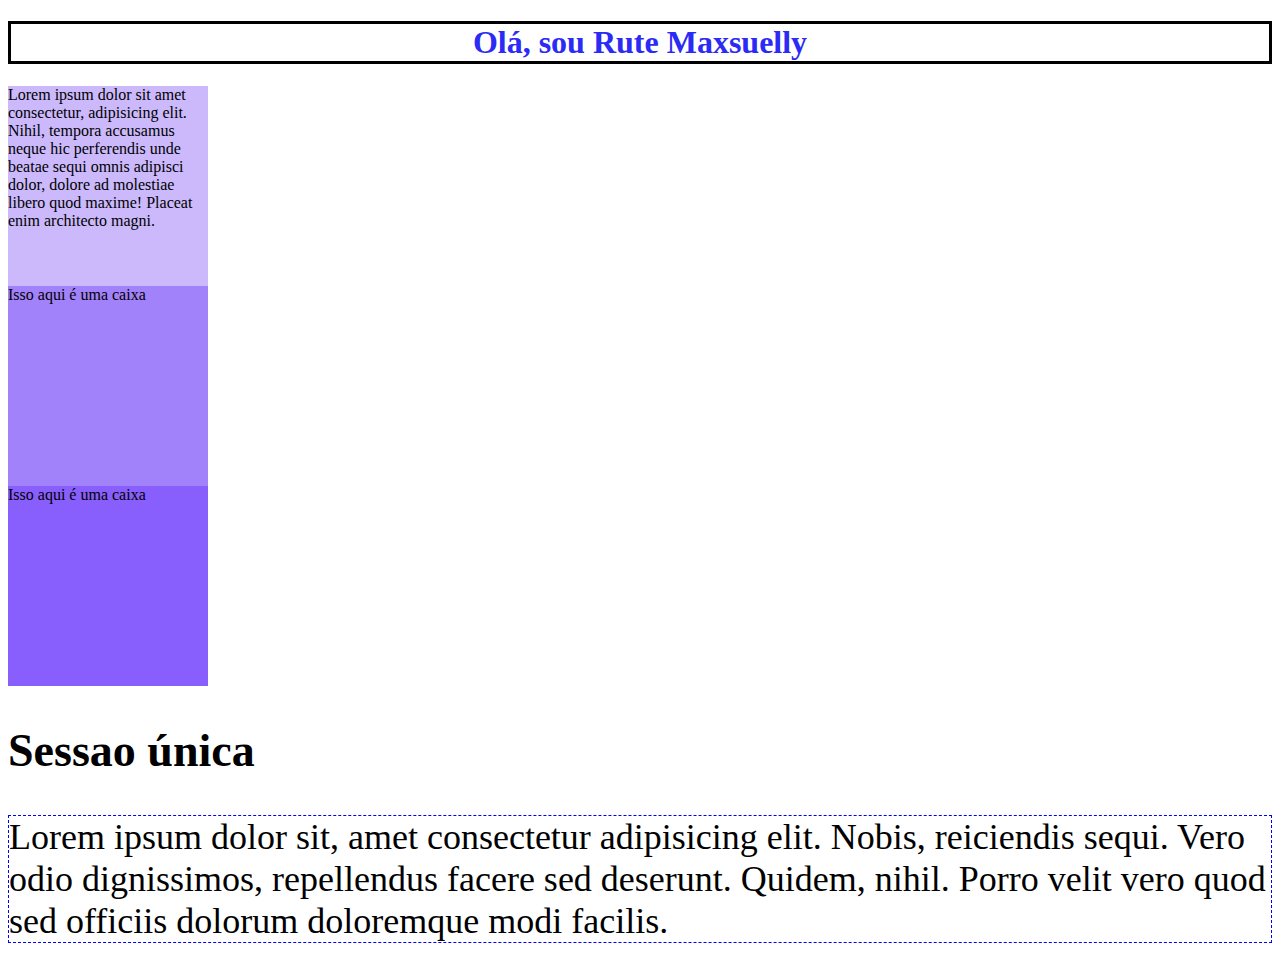
<file: Estilizacao_Pagina/index.html>
<!DOCTYPE html>
<html lang="pt-BR">

<head>
    <meta charset="UTF-8">
    <title>Meu Website</title>

    <link rel="stylesheet" href="style.css" />
</head>

<body>
    <h1>Olá, sou Rute Maxsuelly</h1>

    <!-- Seletores de classe-->
    <div class="box box-1">Lorem ipsum dolor sit amet consectetur, adipisicing elit. Nihil, tempora accusamus neque hic perferendis unde beatae sequi omnis adipisci dolor, dolore ad molestiae libero quod maxime! Placeat enim architecto magni.</div>
    <div class="box box-2">Isso aqui é uma caixa</div>
    <div class="box box-3">Isso aqui é uma caixa</div>

    <!-- Seletores ID - estilizar de forma única - elementos específicos-->
    <h2 id="sessao_unica">Sessao única</h2>

    <p id="bordaTracejada">
        Lorem ipsum dolor sit, amet consectetur adipisicing elit. Nobis, reiciendis sequi. Vero odio dignissimos, repellendus facere sed deserunt. Quidem, nihil. Porro velit vero quod sed officiis dolorum doloremque modi facilis.
    </p>



</body>

</html>
</file>
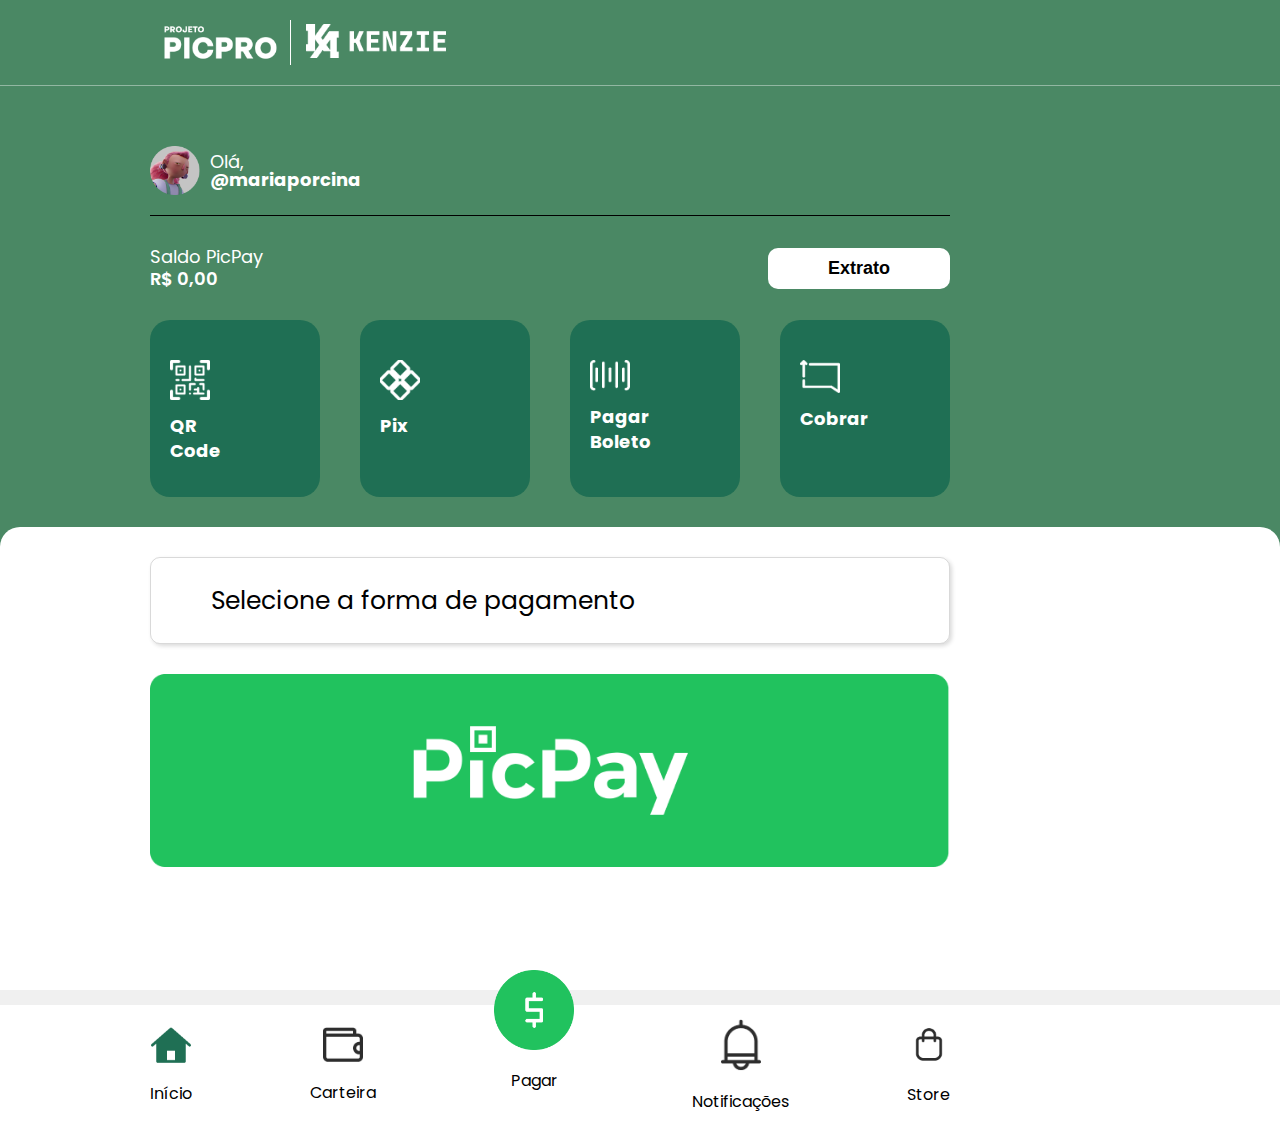
<file: picpro-main/index.html>
<!DOCTYPE html>
<html lang="pr-br">
  <head>
    <meta charset="UTF-8" />
    <title>PicPro</title>
    <link rel="preconnect" href="https://fonts.googleapis.com" />
    <link rel="preconnect" href="https://fonts.gstatic.com" crossorigin />
    <link
      href="https://fonts.googleapis.com/css2?family=Poppins:ital,wght@1,300&display=swap"
      rel="stylesheet"
    />
    <link rel="stylesheet" type="text/css" href="./assets/css/reset.css" />
    <link rel="stylesheet" type="text/css" href="./assets/css/style.css" />
  </head>

  <body>
    <!-- cabeçalho -->
    <header class="cabecalho">
      <div class="container">
        <figure class="cabecalho__logoPicpro">
          <img src="./assets/img/logo-picpro.png" alt="Logo Picpro" />
        </figure>
        <figure class="cabecalho__logoKenzie">
          <img src="./assets/img/logo-kenzie.png" alt="Logo Kenzie" />
        </figure>
      </div>
    </header>

    <!-- conteúdo principal da página -->
    <main>
     
      <section class="secaoDetalhesConta">
        <div class="container">
          <div class="secaoDetalhesConta__sobreUsuario">
            <img src="./assets/img/usuario.png" alt="Ícone do usuário" />
            <p>Olá, <strong>@mariaporcina</strong></p>
          </div>
          <div class="secaoDetalhesConta__sobreSaldo">
            <p>Saldo PicPay <strong>R$ 0,00</strong></p>
            <button id="btnExtrato">Extrato</button>
          </div>
         
          <ul class="secaoDetalhesConta__opcoesTransacoes">
            <li class="secaoDetalhesConta__itemTransacao" id="1">
              <img src="./assets/img/qrcode.png" alt="Ícone QR Code" />
              <p>QR Code</p>
            </li>
            <li class="secaoDetalhesConta__itemTransacao" id="2">
              <img src="./assets/img/pix.png" alt="Ícone Pix" />
              <p>Pix</p>
            </li>
            <li class="secaoDetalhesConta__itemTransacao" id="3">
              <img src="./assets/img/codigo.png" alt="Ícone boleto" />
              <p>Pagar Boleto</p>
            </li>
            <li class="secaoDetalhesConta__itemTransacao" id="4">
              <img src="./assets/img/cobrar-icon.png" alt="Ícone cobrar" />
              <p>Cobrar</p>
            </li>
          </ul>

        </div>
      </section>

      <section class="secaoTransacao">
        <!-- div geral -->
        <div class="container">
         
          <!-- div selecione forma de agamento -->
          <div class="secaoTransacao__avisoSelecao mostrar">
            <p>Selecione a forma de pagamento</p>
            <img src="./assets/img/banner.png" alt="Banner do picpay" />
          </div>

          <!-- div do qrcode -->
          <div  data-id="1" class="secaoTransacao__qrCode">
            <img src="./assets/img/qrcode-imagem.png" alt="Imagem QR Code" />
            <p>@mariaporcina</p>
            <button>Cobre um amigo</button>
            <a href="">Compartilhar meu código</a>
          </div>

          <!-- div do pix -->
          <div  data-id="2" class="secaoTransacao__pix">
            <img src="./assets/img/pix-logo.png" alt="Logo pix" />
            <div class="secaoTransacao__boxOpcao">
              <img src="./assets/img/pix1.png" alt="Ícone opção pix" />
              <p>Envie por CPF/CNPJ, telefone, e-mail ou chave aleatória</p>
            </div>
            <div class="secaoTransacao__boxOpcao">
              <img src="./assets/img/pix2.png" alt="Ícone opção pix" />
              <p>Insira um código Pix Copia e Cola para enviar um pagamento</p>
            </div>
          </div>

          <!-- div do boleto -->
          <div  data-id="3" class="secaoTransacao__boleto">
            <img src="./assets/img/boleto.png" alt="Imagem boleto" />
            <h2>Pagar com código de barras</h2>
            <p>
              Você pode parcelar em até 12x no cartão ou usar seu saldo em
              carteira pra pagar à vista.
            </p>
            <input type="text" placeholder="Insira o código de barras" />
          </div>

          <!-- div de cobrar -->
          <div  data-id="4" class="secaoTransacao__cobrar">
            <img src="./assets/img/cobrar.png" alt="Ícone cobrar" />
            <h2>Cobrar</h2>
            <p>Divida a conta com os amigos de forma fácil!</p>
            <div class="secaoTransacao__boxOpcao">
              <img src="./assets/img/picpay-icon.png" alt="Ícone picpay" />
              <p>
                <strong>Amigos do PicPay</strong> Divida e acompanhe um gasto
                com pessoas por aqui
              </p>
            </div>
          </div>

        </div>
      </section>

      <!-- rodapé -->
      <footer class="rodape">
        <div class="container">
          <ul class="rodape__menuPrincipal">
            <li class="rodape__menuItem">
              <a href="#">
                <img src="./assets/img/inicio.png" alt="Ícone início" />
                <p>Início</p>
              </a>
            </li>
            <li class="rodape__menuItem">
              <a href="#">
                <img
                  src="./assets/img/carteira-icon.png"
                  alt="Ícone carteira"
                />
                <p>Carteira</p>
              </a>
            </li>
            <li class="rodape__menuItem rodape__menuItem--pagar">
              <a href="#">
                <img src="./assets/img/pagar.png" alt="Ícone pagar" />
                <p>Pagar</p>
              </a>
            </li>
            <li class="rodape__menuItem">
              <a href="#">
                <img
                  src="./assets/img/notificacao.png"
                  alt="Ícone notificacao"
                />
                <p>Notificações</p>
              </a>
            </li>
            <li class="rodape__menuItem">
              <a href="#">
                <img src="./assets/img/bolsa.png" alt="Ícone bolsa" />
                <p>Store</p>
              </a>
            </li>
          </ul>
        </div>
      </footer>
    </main>

    <script src="./assets/js/script.js"></script>
  </body>
</html>
</file>
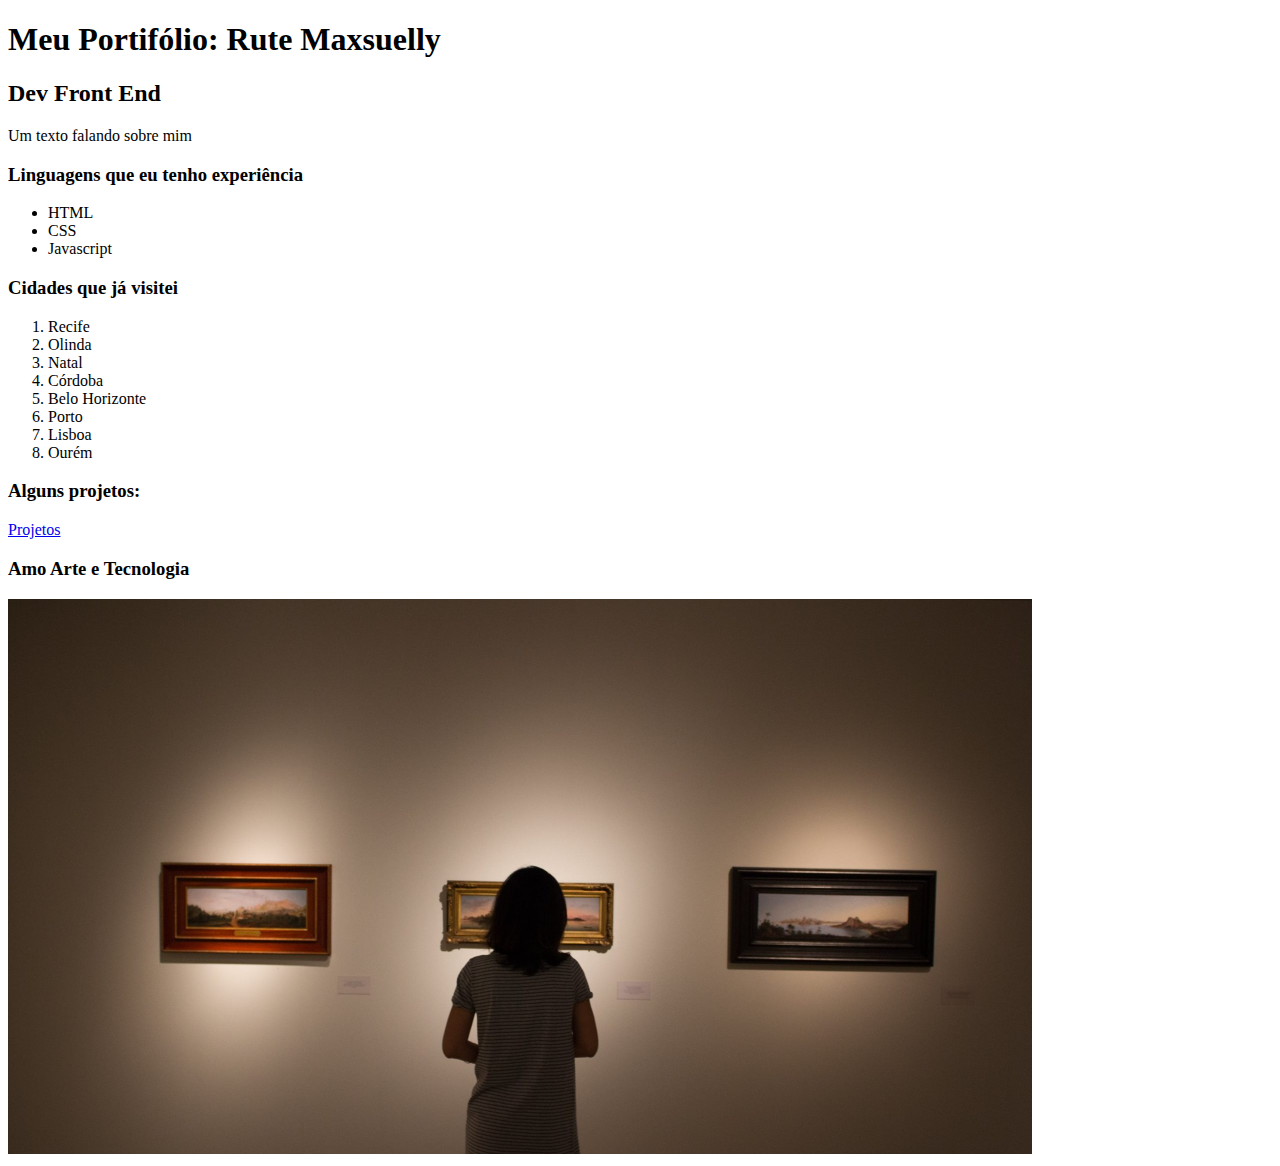
<file: anotacoes.html>
<!DOCTYPE html>
<html lang="pt-BR">

<head>
    <!-- Metadado de caracter-->
    <meta charset="utf-8" />
    <!-- Titulo da aba do navegador-->
    <title>Portifólio</title>
</head>

<body>
    <main>
        <!--Corpo do site-->
        <h1>Meu Portifólio: Rute Maxsuelly</h1>
        <h2>Dev Front End</h2>

        <p>Um texto falando sobre mim</p>
        <!--Parágrafo-->

        <h3>Linguagens que eu tenho experiência</h3>

        <!--Lista não ordenada-->
        <ul>
            <!--itens da lista-->
            <li>HTML</li>
            <li>CSS</li>
            <li>Javascript</li>
        </ul>

        <h3>Cidades que já visitei</h3>

        <!--Lista ordenada-->
        <ol>
            <!--incluir reversed- se quiser a lista de baixo p cima-->
            <li>Recife</li>
            <li>Olinda</li>
            <li>Natal</li>
            <li>Córdoba</li>
            <li>Belo Horizonte</li>
            <li>Porto</li>
            <li>Lisboa</li>
            <li>Ourém</li>
        </ol>

        <h3>Alguns projetos:</h3>
        <a href="https://rutemaxsuelly.wordpress.com/blog/home/contact/">Projetos</a>

        <h3>Amo Arte e Tecnologia</h3>
        <img src="./assets/arte.jpg" width="1024" height="555" alt="Foto arte" />

    </main>

</body>

</html>
</file>
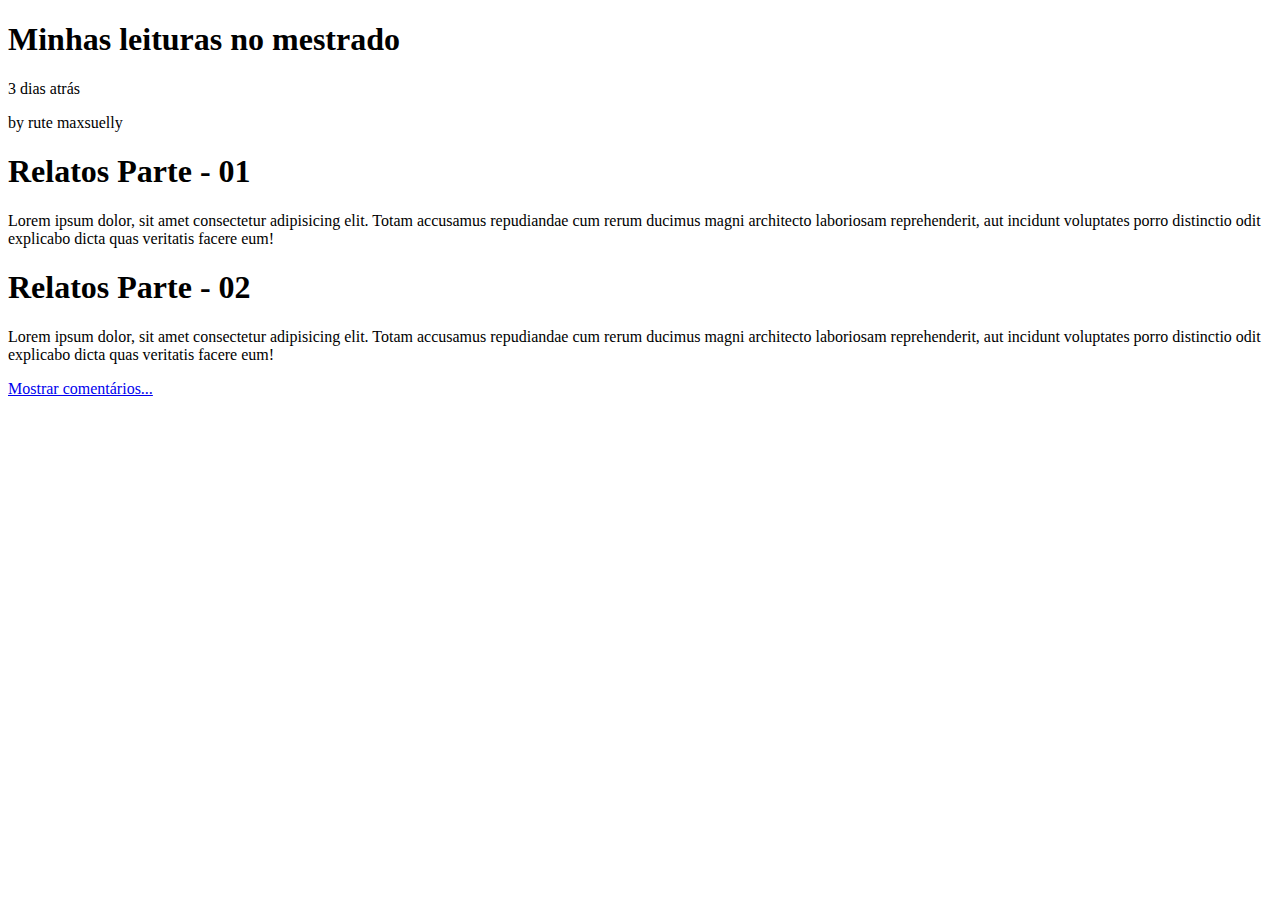
<file: Tag_article.html>
<!DOCTYPE html>
<html lang="pt-BR">

<head>
    <!-- Metadado de caracter-->
    <meta charset="utf-8" />
    <!-- Titulo da aba do navegador-->
    <title>Portifólio</title>
</head>

<body>
    <!-- Estrutura de uma página com article-->

    <header>
        <h1> Minhas leituras no mestrado</h1>
        <p><time>3 dias atrás </time></p>
    </header>

    <main>
        <article>
            <p>by rute maxsuelly</p>
            <section>
                <header>
                    <h1>Relatos Parte - 01</h1>


                    <p>Lorem ipsum dolor, sit amet consectetur adipisicing elit. Totam accusamus repudiandae cum rerum ducimus magni architecto laboriosam reprehenderit, aut incidunt voluptates porro distinctio odit explicabo dicta quas veritatis facere
                        eum!
                    </p>

                </header>
            </section>

            <section>
                <header>
                    <h1>Relatos Parte - 02</h1>


                    <p>Lorem ipsum dolor, sit amet consectetur adipisicing elit. Totam accusamus repudiandae cum rerum ducimus magni architecto laboriosam reprehenderit, aut incidunt voluptates porro distinctio odit explicabo dicta quas veritatis facere
                        eum!
                    </p>

                </header>
            </section>

        </article </main>

        <footer>
            <a href="#">Mostrar comentários...</a>
        </footer>

</body>

</html>
</file>
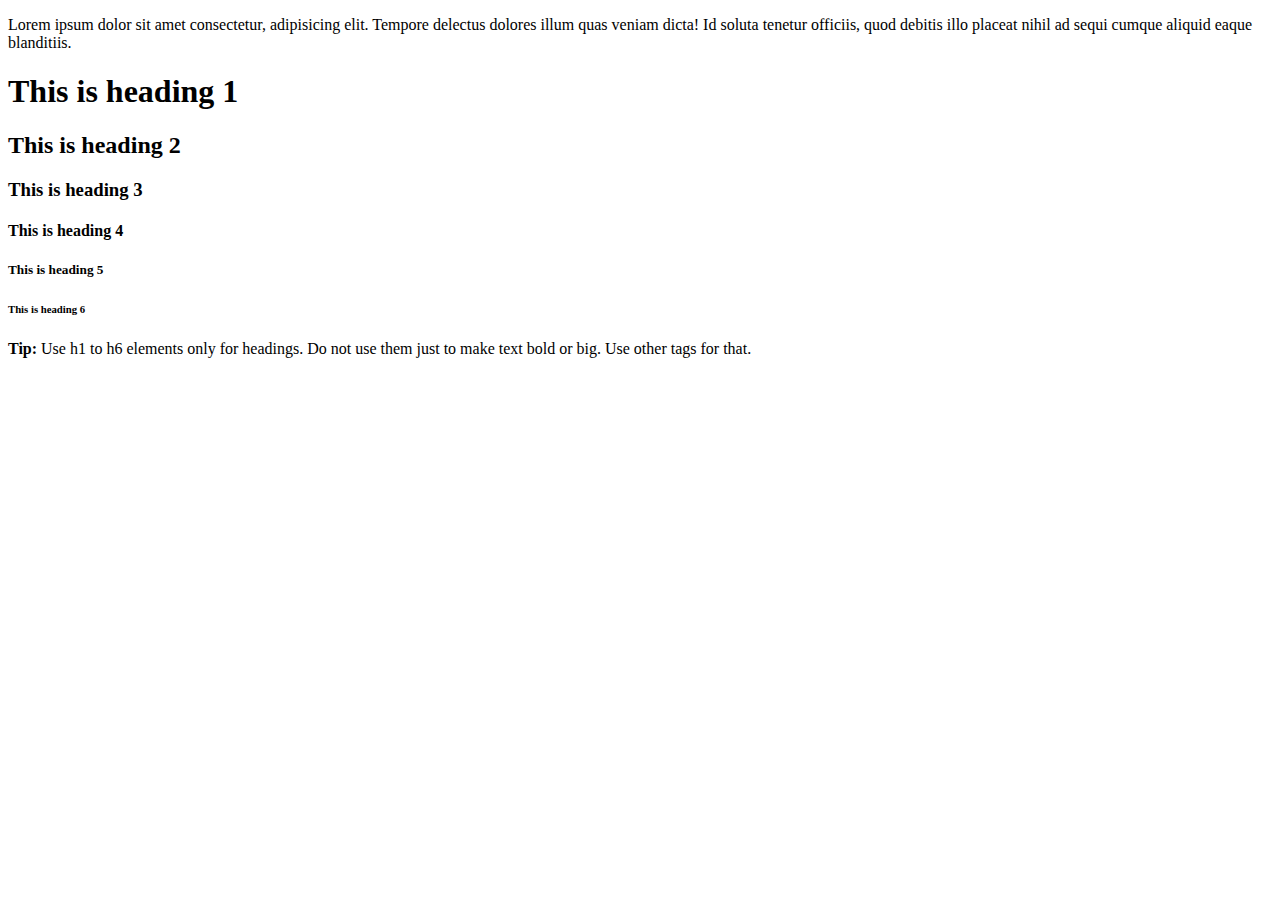
<file: testes.html>
<!DOCTYPE html>
<html lang="pt-BR">

<head>
    <!-- Metadado de caracter-->
    <meta charset="utf-8" />
    <!-- Titulo da aba do navegador-->
    <title>Portifólio</title>
</head>

<body>
    <p>
        Lorem ipsum dolor sit amet consectetur, adipisicing elit. Tempore delectus dolores illum quas veniam dicta! Id soluta tenetur officiis, quod debitis illo placeat nihil ad sequi cumque aliquid eaque blanditiis.
    </p>

    <h1>This is heading 1</h1>
    <h2>This is heading 2</h2>
    <h3>This is heading 3</h3>
    <h4>This is heading 4</h4>
    <h5>This is heading 5</h5>
    <h6>This is heading 6</h6>

    <p><b>Tip:</b> Use h1 to h6 elements only for headings. Do not use them just to make text bold or big. Use other tags for that.</p>

</body>

</html>
</file>
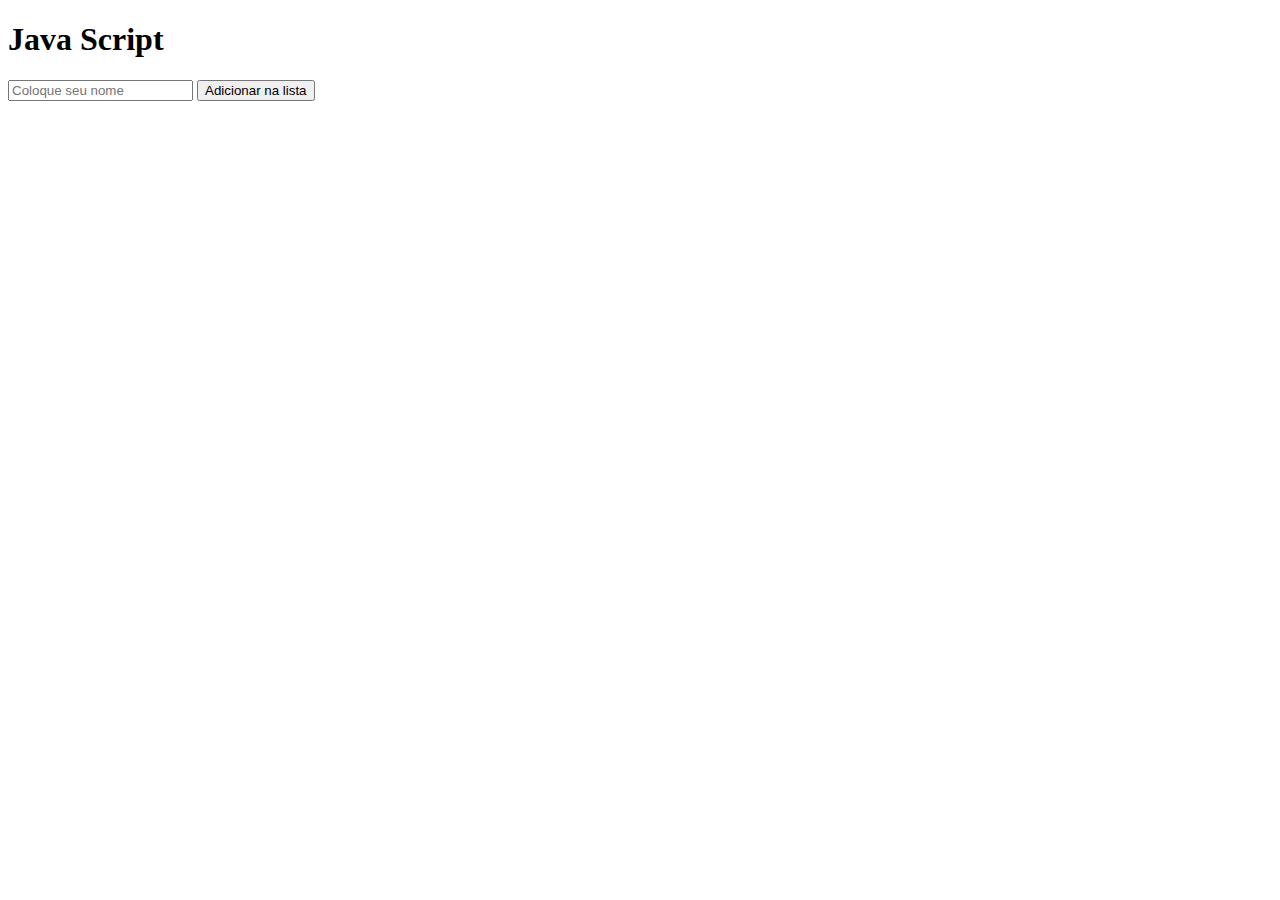
<file: picpro-main/aula_javaScript.html>
<!DOCTYPE html>
<html lang="en">
<head>
  <meta charset="UTF-8">
  <meta http-equiv="X-UA-Compatible" content="IE=edge">
  <meta name="viewport" content="width=device-width, initial-scale=1.0">
  <title>Aula de javaScript</title>
</head>
<body>
  <h1>Java Script</h1>

    <input type="text" placeholder="Coloque seu nome"  class="inputTexto">
    <button class="btnAdicionar">Adicionar na lista</button>


    <ol></ol>







  <script src="./assets/js/aula_javaScript.js"></script>
</body>
</html>
</file>
<file: Estilizacao_Pagina/style.css>
h1 {
    color: #2b2bf5;
    border: 3px solid black;
    text-align: center;
}

p {
    font-size: 36px;
}

.box-1 {
    background-color: rgb(203, 185, 252);
}

.box-2 {
    background-color: rgb(162, 130, 250);
}

.box-3 {
    background-color: rgb(136, 94, 252);
}

.box {
    height: 200px;
    width: 200px;
}

#sessao_unica {
    font-size: 46px;
}

#bordaTracejada {
    border: 1px dashed blue;
}
</file>
<file: picpro-main/assets/css/style.css>
body {
  background-color: #4a8864;
  font-family: "Poppins", sans-serif;
}
.container {
  width: 100%;
  max-width: 800px;
  margin: 0 150px;
}

.cabecalho {
  padding: 20px 0;
  border-bottom: 1px solid rgba(255, 255, 255, 0.4);
}

.cabecalho .container {
  display: flex;
  align-items: center;
}

.cabecalho figure img {
  width: 100%;
  max-width: 140px;
}

.cabecalho .cabecalho__logoPicpro {
  border-right: 1px solid #fff;
  margin-right: 15px;
}

.secaoDetalhesConta {
  color: #fff;
  padding: 60px 0 30px;
}

.secaoDetalhesConta__sobreUsuario {
  display: flex;
  align-items: center;
  margin-bottom: 20px;
}

.secaoDetalhesConta__sobreUsuario p {
  font-size: 18px;
  margin-left: 10px;
}
.secaoDetalhesConta__sobreUsuario img {
  width: 100%;
  max-width: 50px;
}

.secaoDetalhesConta__sobreUsuario p strong {
  display: block;
  font-weight: bold;
}

.secaoDetalhesConta__sobreSaldo {
  border-top: 1px solid #000;
  display: flex;
  justify-content: space-between;
  padding: 30px 0;
  align-items: center;
}

.secaoDetalhesConta__sobreSaldo p {
  font-size: 18px;
  line-height: 22px;
}

.secaoDetalhesConta__sobreSaldo p strong {
  display: block;
  font-weight: 600;
}

.secaoDetalhesConta__sobreSaldo button {
  background-color: #fff;
  border: none;
  font-weight: bold;
  font-size: 18px;
  padding: 10px 60px;
  border-radius: 10px;
  cursor: pointer;
}

.secaoDetalhesConta__opcoesTransacoes {
  display: flex;
  justify-content: space-between;
}

.secaoDetalhesConta__opcoesTransacoes li {
  background-color: #1f6f54;
  width: 170px;
  height: 177px;
  border-radius: 20px;
  padding: 40px 20px;
  cursor: pointer;
}

.secaoDetalhesConta__opcoesTransacoes li img {
  width: 100%;
  max-width: 40px;
}

.secaoDetalhesConta__opcoesTransacoes li p {
  font-weight: bold;
  font-size: 18px;
  margin-top: 10px;
  line-height: 25px;
  width: 80px;
}

.secaoTransacao {
  background-color: #fff;
  border-radius: 20px 20px 0 0;
  border-bottom: 15px solid #f0f0f0;
  padding: 30px 0;
  min-height: 450px;
}
.secaoTransacao .container div{
  display: none;
}

.secaoTransacao .container div.mostrar{
  display: block;
}

.secaoTransacao__avisoSelecao p {
  font-size: 25px;
  box-shadow: 2px 2px 4px rgba(0, 0, 0, 0.15);
  padding: 30px 60px;
  border-radius: 10px;
  border: 1px solid rgba(0, 0, 0, 0.15);
}

.secaoTransacao__avisoSelecao img {
  margin: 30px 0 90px;
  width: 100%;
}

.secaoTransacao__qrCode {
  text-align: center;
}
.secaoTransacao__qrCode img {
  max-width: 180px;
}

.secaoTransacao__qrCode p {
  font-size: 18px;
  font-weight: bold;
  margin: 20px 0;
}

.secaoTransacao__qrCode button {
  background-color: #4a8864;
  border: none;
  color: #fff;
  font-size: 18px;
  font-weight: bold;
  border-radius: 10px;
  margin: 50px 0 20px;
  padding: 15px 150px;
  cursor: pointer;
}

.secaoTransacao__qrCode a {
  display: block;
  color: #000;
  font-weight: bold;
}

.secaoTransacao__pix img {
  width: 100%;
  max-width: 150px;
}
.secaoTransacao__boxOpcao {
  display: flex;
  align-items: center;
  border: 1px solid #d2d2d2;
  max-width: 500px;
  padding: 14px 10px;
  border-radius: 10px;
  box-shadow: 2px 2px 4px rgba(0, 0, 0, 0.15);
  margin: 20px 0;
}
.secaoTransacao__boxOpcao img {
  width: 100%;
  max-width: 80px;
  margin-right: 10px;
}
.secaoTransacao__boxOpcao p {
  font-size: 16px;
  line-height: 20px;
}

.secaoTransacao__boleto {
}

.secaoTransacao__boleto img {
  width: 100%;
  max-width: 80px;
}

.secaoTransacao__boleto h2 {
  font-size: 20px;
  font-weight: 600;
}
.secaoTransacao__boleto p {
  font-size: 18px;
  max-width: 500px;
  margin: 20px 0;
}

.secaoTransacao__boleto input {
  width: 100%;
  background-color: #f4f4f4;
  font-size: 16px;
  height: 50px;
  padding: 0 80px;
  border-radius: 10px;
  border: 1px solid #d2d2d2;
  color: #000;
  box-sizing: border-box;
}

.secaoTransacao__cobrar {
}
.secaoTransacao__cobrar img {
  width: 100%;
  max-width: 80px;
}

.secaoTransacao__cobrar h2 {
  font-size: 20px;
  font-weight: 600;
}

.secaoTransacao__cobrar p {
  font-size: 18px;
  max-width: 500px;
  margin: 20px 0;
}

.secaoTransacao__cobrar .secaoTransacao__boxOpcao p {
  margin-left: 10px;
}

.rodape {
  background-color: #fff;
}

.rodape__menuPrincipal {
  display: flex;
  justify-content: space-between;
  align-items: center;
}

.rodape__menuPrincipal li {
  text-align: center;
}

.rodape__menuPrincipal li a {
  color: #000;
  text-decoration: none;
}
.rodape__menuPrincipal li a img {
  width: 100%;
  max-width: 40px;
}
.rodape__menuPrincipal li a p {
  margin-top: 20px;
}

.rodape__menuItem--pagar {
  transform: translateY(-35px);
}

.rodape__menuPrincipal .rodape__menuItem--pagar a img {
  max-width: 80px;
}
</file>
